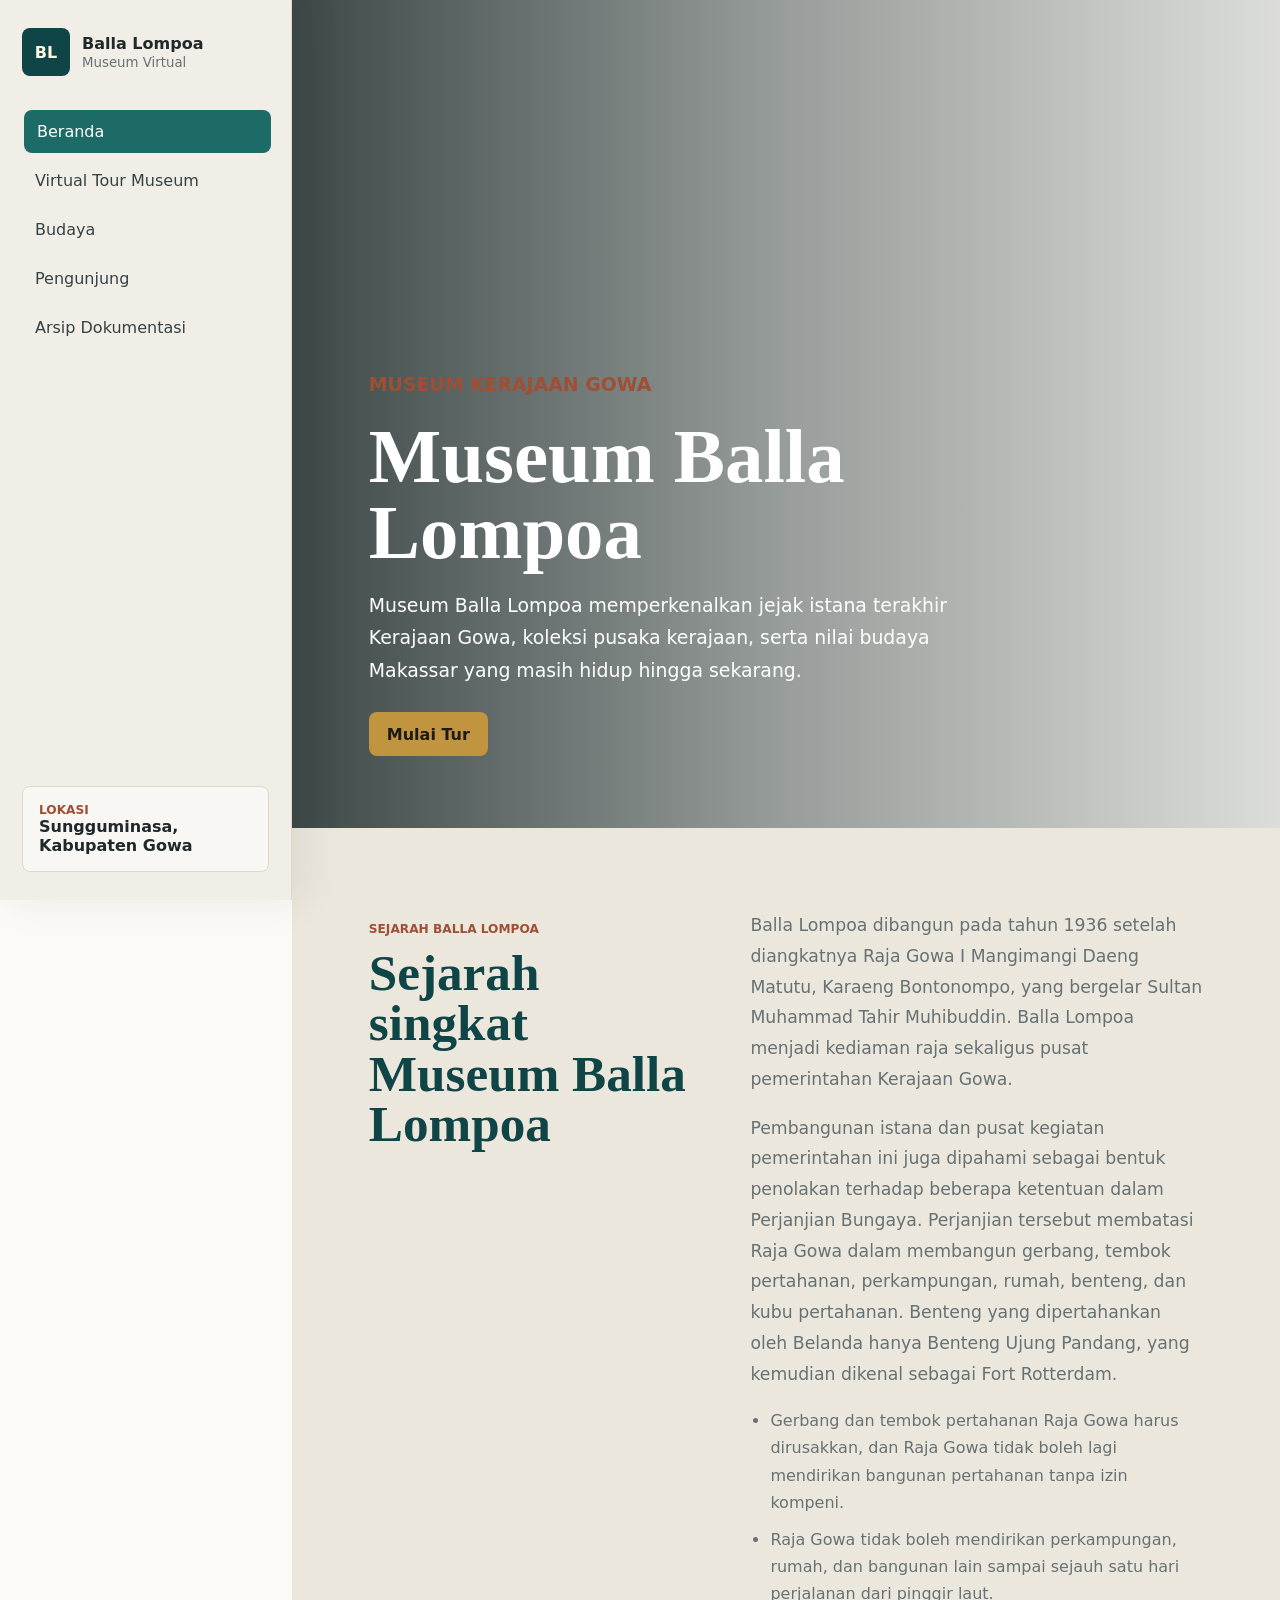
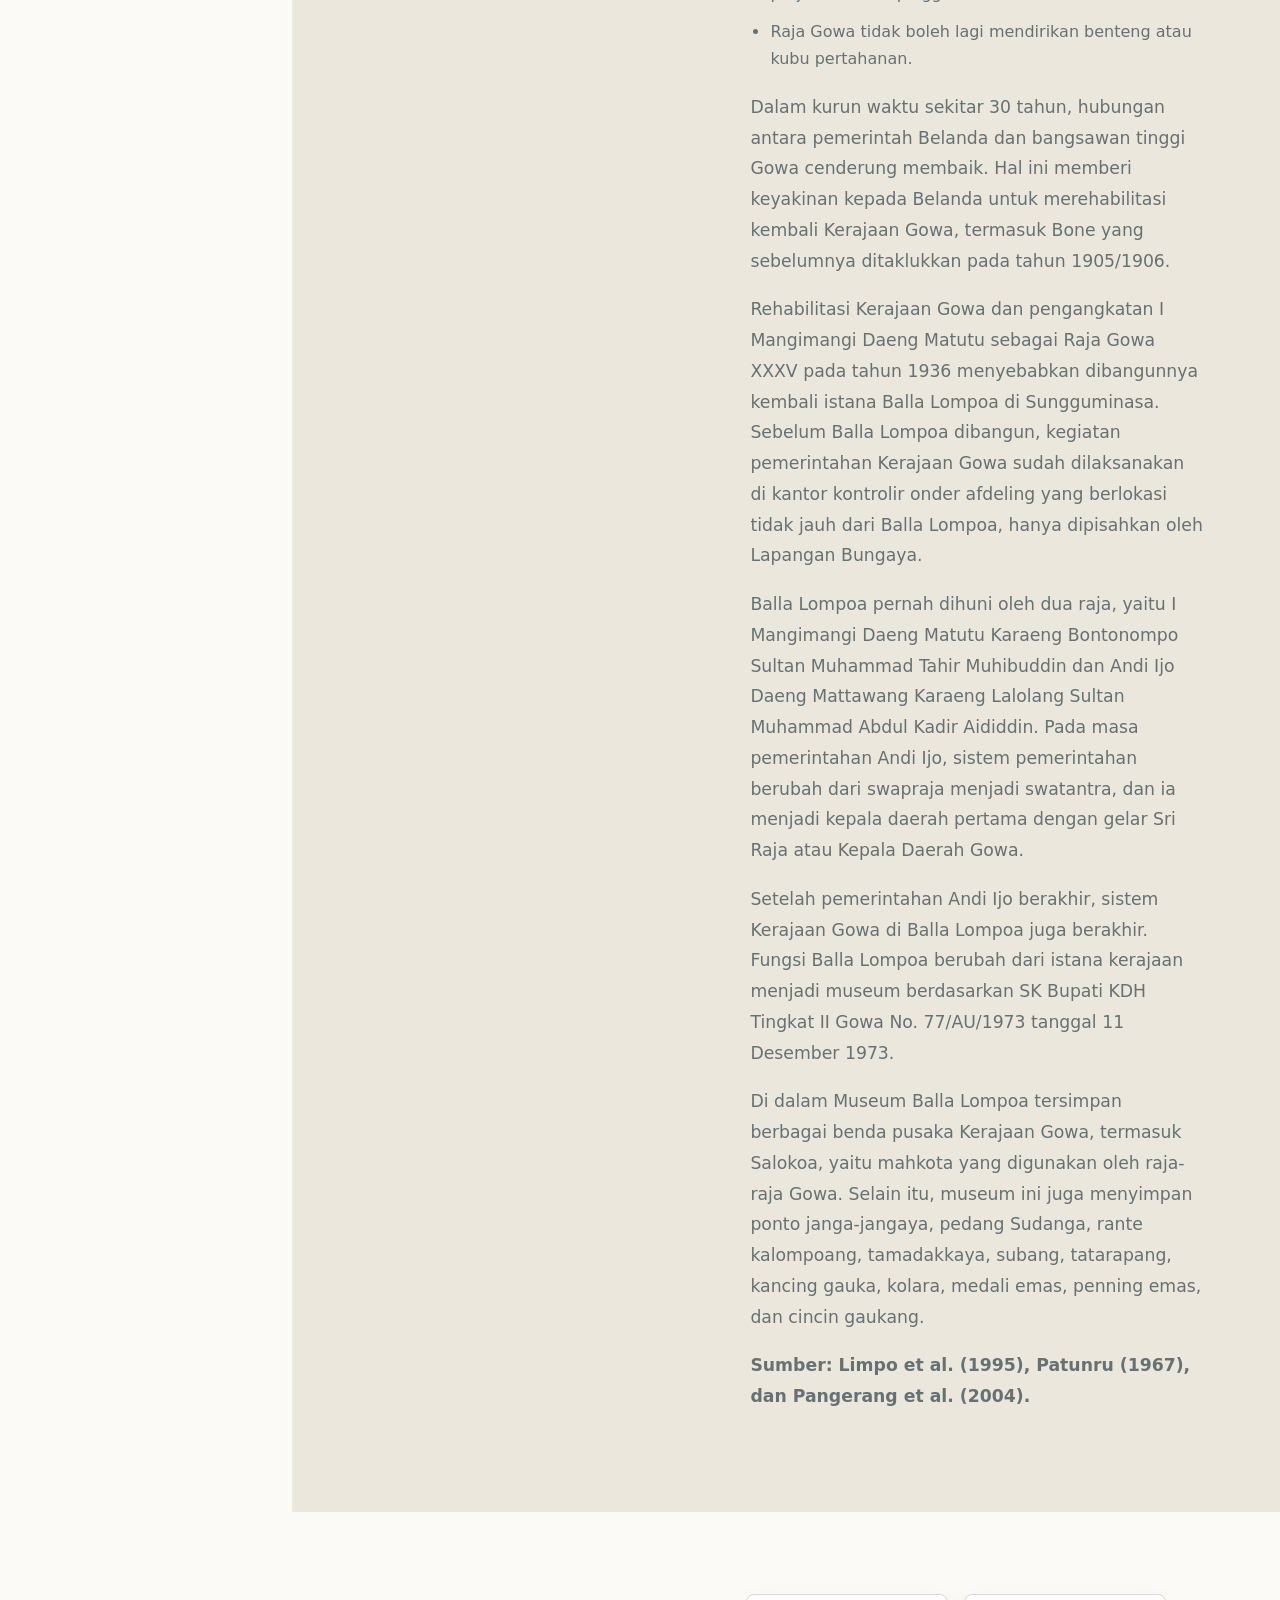
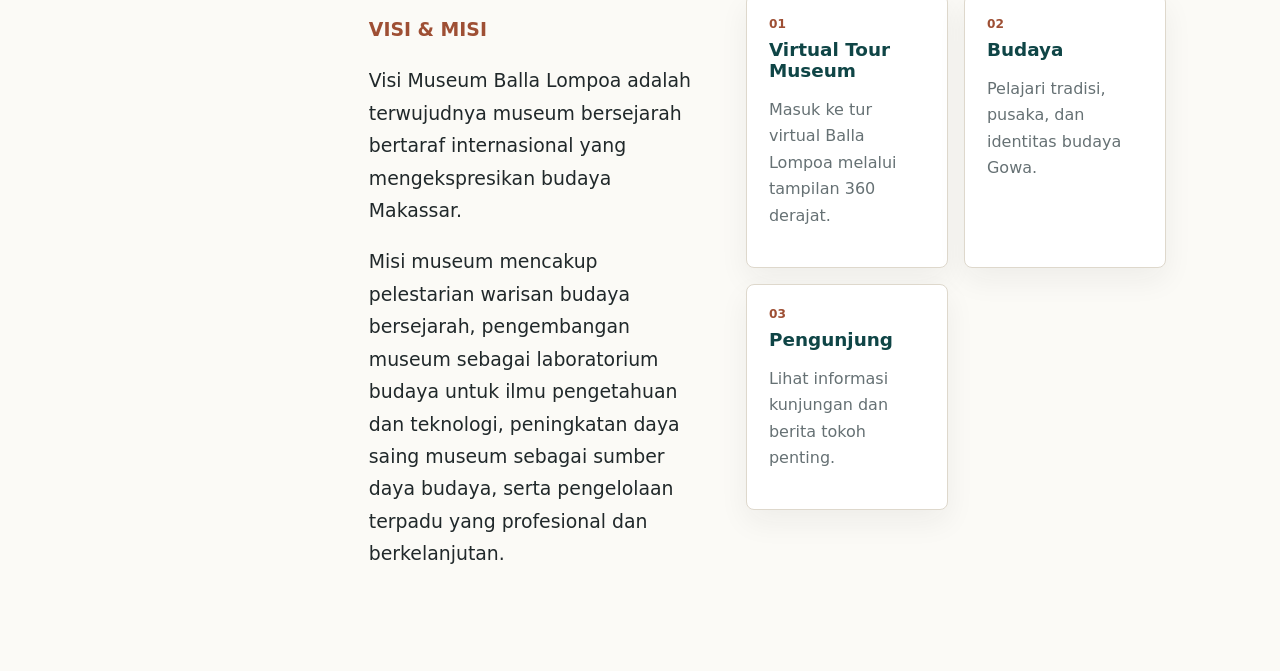
<file: index.html>
<!doctype html>
<html lang="id">
  <head>
    <meta charset="utf-8" />
    <meta name="viewport" content="width=device-width, initial-scale=1" />
    <title>Museum Balla Lompoa | Beranda</title>
    <link rel="stylesheet" href="styles.css" />
  </head>
  <body data-page="home">
    <button class="menu-toggle" type="button" aria-label="Buka menu">
      <span></span><span></span><span></span>
    </button>

    <aside class="sidebar" aria-label="Menu utama">
      <a class="brand" href="index.html">
        <span class="brand-mark">BL</span>
        <span><strong>Balla Lompoa</strong><small>Museum Virtual</small></span>
      </a>
      <nav>
        <a class="nav-link" data-page-link="home" href="index.html">Beranda</a>
        <a class="nav-link" data-page-link="tour" href="virtual-tour.html">Virtual Tour Museum</a>
        <a class="nav-link" data-page-link="culture" href="culture.html">Budaya</a>
        <a class="nav-link" data-page-link="visitor" href="visitor.html">Pengunjung</a>
        <a class="nav-link" data-page-link="archive" href="archive.html">Arsip Dokumentasi</a>
      </nav>
      <div class="sidebar-note">
        <span>Lokasi</span>
        <strong>Sungguminasa, Kabupaten Gowa</strong>
      </div>
    </aside>

    <div class="overlay" aria-hidden="true"></div>

    <main>
      <section class="home-hero">
        <div class="home-hero-media" aria-hidden="true"></div>
        <div class="home-hero-content">
          <p class="eyebrow">Museum Kerajaan Gowa</p>
          <h1>Museum Balla Lompoa</h1>
          <p>
            Museum Balla Lompoa memperkenalkan jejak istana terakhir Kerajaan Gowa,
            koleksi pusaka kerajaan, serta nilai budaya Makassar yang masih hidup
            hingga sekarang.
          </p>
          <div class="hero-actions">
            <a class="button primary" href="virtual-tour.html">Mulai Tur</a>
          </div>
        </div>
      </section>

      <section class="section home-history">
        <div>
          <p class="eyebrow">Sejarah Balla Lompoa</p>
          <h2>Sejarah singkat Museum Balla Lompoa</h2>
        </div>
        <div class="history-text">
          <p>
            Balla Lompoa dibangun pada tahun 1936 setelah diangkatnya Raja Gowa
            I Mangimangi Daeng Matutu, Karaeng Bontonompo, yang bergelar Sultan
            Muhammad Tahir Muhibuddin. Balla Lompoa menjadi kediaman raja sekaligus
            pusat pemerintahan Kerajaan Gowa.
          </p>
          <p>
            Pembangunan istana dan pusat kegiatan pemerintahan ini juga dipahami
            sebagai bentuk penolakan terhadap beberapa ketentuan dalam Perjanjian
            Bungaya. Perjanjian tersebut membatasi Raja Gowa dalam membangun gerbang,
            tembok pertahanan, perkampungan, rumah, benteng, dan kubu pertahanan.
            Benteng yang dipertahankan oleh Belanda hanya Benteng Ujung Pandang,
            yang kemudian dikenal sebagai Fort Rotterdam.
          </p>
          <ul class="history-list">
            <li>Gerbang dan tembok pertahanan Raja Gowa harus dirusakkan, dan Raja Gowa tidak boleh lagi mendirikan bangunan pertahanan tanpa izin kompeni.</li>
            <li>Raja Gowa tidak boleh mendirikan perkampungan, rumah, dan bangunan lain sampai sejauh satu hari perjalanan dari pinggir laut.</li>
            <li>Raja Gowa tidak boleh lagi mendirikan benteng atau kubu pertahanan.</li>
          </ul>
          <p>
            Dalam kurun waktu sekitar 30 tahun, hubungan antara pemerintah Belanda
            dan bangsawan tinggi Gowa cenderung membaik. Hal ini memberi keyakinan
            kepada Belanda untuk merehabilitasi kembali Kerajaan Gowa, termasuk
            Bone yang sebelumnya ditaklukkan pada tahun 1905/1906.
          </p>
          <p>
            Rehabilitasi Kerajaan Gowa dan pengangkatan I Mangimangi Daeng Matutu
            sebagai Raja Gowa XXXV pada tahun 1936 menyebabkan dibangunnya kembali
            istana Balla Lompoa di Sungguminasa. Sebelum Balla Lompoa dibangun,
            kegiatan pemerintahan Kerajaan Gowa sudah dilaksanakan di kantor kontrolir
            onder afdeling yang berlokasi tidak jauh dari Balla Lompoa, hanya dipisahkan
            oleh Lapangan Bungaya.
          </p>
          <p>
            Balla Lompoa pernah dihuni oleh dua raja, yaitu I Mangimangi Daeng Matutu
            Karaeng Bontonompo Sultan Muhammad Tahir Muhibuddin dan Andi Ijo Daeng
            Mattawang Karaeng Lalolang Sultan Muhammad Abdul Kadir Aididdin. Pada masa
            pemerintahan Andi Ijo, sistem pemerintahan berubah dari swapraja menjadi
            swatantra, dan ia menjadi kepala daerah pertama dengan gelar Sri Raja atau
            Kepala Daerah Gowa.
          </p>
          <p>
            Setelah pemerintahan Andi Ijo berakhir, sistem Kerajaan Gowa di Balla
            Lompoa juga berakhir. Fungsi Balla Lompoa berubah dari istana kerajaan
            menjadi museum berdasarkan SK Bupati KDH Tingkat II Gowa No. 77/AU/1973
            tanggal 11 Desember 1973.
          </p>
          <p>
            Di dalam Museum Balla Lompoa tersimpan berbagai benda pusaka Kerajaan
            Gowa, termasuk Salokoa, yaitu mahkota yang digunakan oleh raja-raja Gowa.
            Selain itu, museum ini juga menyimpan ponto janga-jangaya, pedang Sudanga,
            rante kalompoang, tamadakkaya, subang, tatarapang, kancing gauka, kolara,
            medali emas, penning emas, dan cincin gaukang.
          </p>
          <p class="history-source">
            Sumber: Limpo et al. (1995), Patunru (1967), dan Pangerang et al. (2004).
          </p>
        </div>
      </section>

      <section class="section home-intro">
        <div class="intro-copy">
          <p class="eyebrow">Visi & Misi</p>
          
          <p>
            Visi Museum Balla Lompoa adalah terwujudnya museum bersejarah bertaraf
            internasional yang mengekspresikan budaya Makassar.
          </p>
          <p>
            Misi museum mencakup pelestarian warisan budaya bersejarah, pengembangan 
            museum sebagai laboratorium budaya untuk ilmu pengetahuan dan teknologi, 
            peningkatan daya saing museum sebagai sumber daya budaya, serta pengelolaan 
            terpadu yang profesional dan berkelanjutan.
          </p>

        </div>
        <div class="quick-grid">
          <a href="virtual-tour.html">
            <span>01</span>
            <strong>Virtual Tour Museum</strong>
            <p>Masuk ke tur virtual Balla Lompoa melalui tampilan 360 derajat.</p>
          </a>
          <a href="culture.html">
            <span>02</span>
            <strong>Budaya</strong>
            <p>Pelajari tradisi, pusaka, dan identitas budaya Gowa.</p>
          </a>
          <a href="visitor.html">
            <span>03</span>
            <strong>Pengunjung</strong>
            <p>Lihat informasi kunjungan dan berita tokoh penting.</p>
          </a>
        </div>
      </section>
    </main>

    <script src="script.js"></script>
  </body>
</html>
</file>
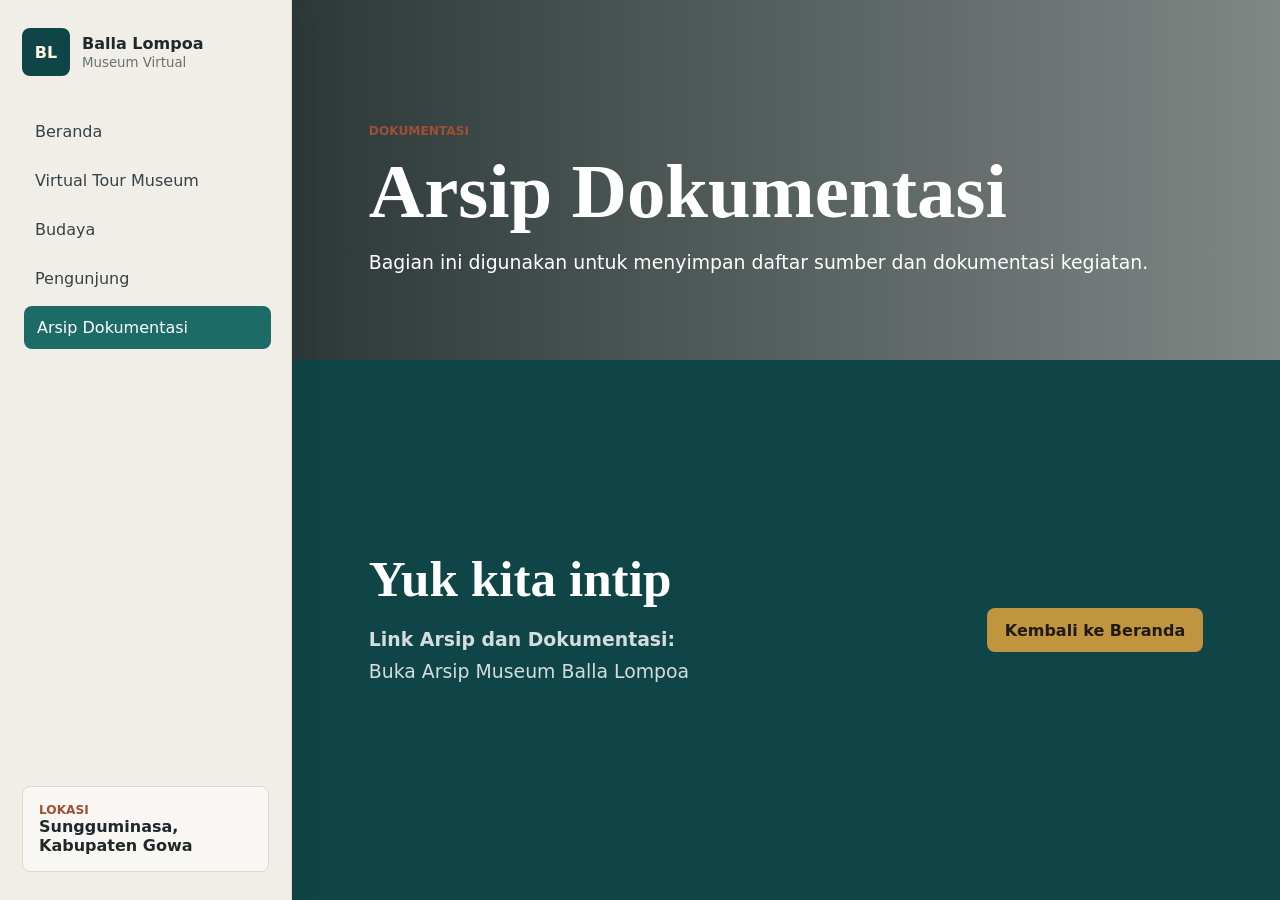
<file: archive.html>
<!doctype html>
<html lang="id">
  <head>
    <meta charset="utf-8" />
    <meta name="viewport" content="width=device-width, initial-scale=1" />
    <title>Museum Balla Lompoa | Arsip Dokumentasi</title>
    <link rel="stylesheet" href="styles.css" />
  </head>
  <body data-page="archive">
    <button class="menu-toggle" type="button" aria-label="Buka menu"><span></span><span></span><span></span></button>
    <aside class="sidebar" aria-label="Menu utama">
      <a class="brand" href="index.html"><span class="brand-mark">BL</span><span><strong>Balla Lompoa</strong><small>Museum Virtual</small></span></a>
      <nav>
        <a class="nav-link" data-page-link="home" href="index.html">Beranda</a>
        <a class="nav-link" data-page-link="tour" href="virtual-tour.html">Virtual Tour Museum</a>
        <a class="nav-link" data-page-link="culture" href="culture.html">Budaya</a>
        <a class="nav-link" data-page-link="visitor" href="visitor.html">Pengunjung</a>
        <a class="nav-link" data-page-link="archive" href="archive.html">Arsip Dokumentasi</a>
      </nav>
      <div class="sidebar-note"><span>Lokasi</span><strong>Sungguminasa, Kabupaten Gowa</strong></div>
    </aside>
    <div class="overlay" aria-hidden="true"></div>

    <main>
      <section class="section page-head">
        <p class="eyebrow">Dokumentasi</p>
        <h1>Arsip Dokumentasi</h1>
        <p>
          Bagian ini digunakan untuk menyimpan daftar sumber dan dokumentasi kegiatan.
        </p>
      </section>

     <section class="section page-body archive-page">
  <div>
    <h2>Yuk kita intip</h2>


    <p>
      <strong>Link Arsip dan Dokumentasi:</strong><br>
      <a href="https://drive.google.com/drive/folders/1THeejfW-FDSq1iWCOF69DnXY_qhdN3eq?usp=sharing"
         target="_blank">
         Buka Arsip Museum Balla Lompoa
      </a>
    </p>

  </div>

  <a class="button primary" href="index.html">
    Kembali ke Beranda
  </a>
</section>
    </main>

    <script src="script.js"></script>
  </body>
</html>
</file>
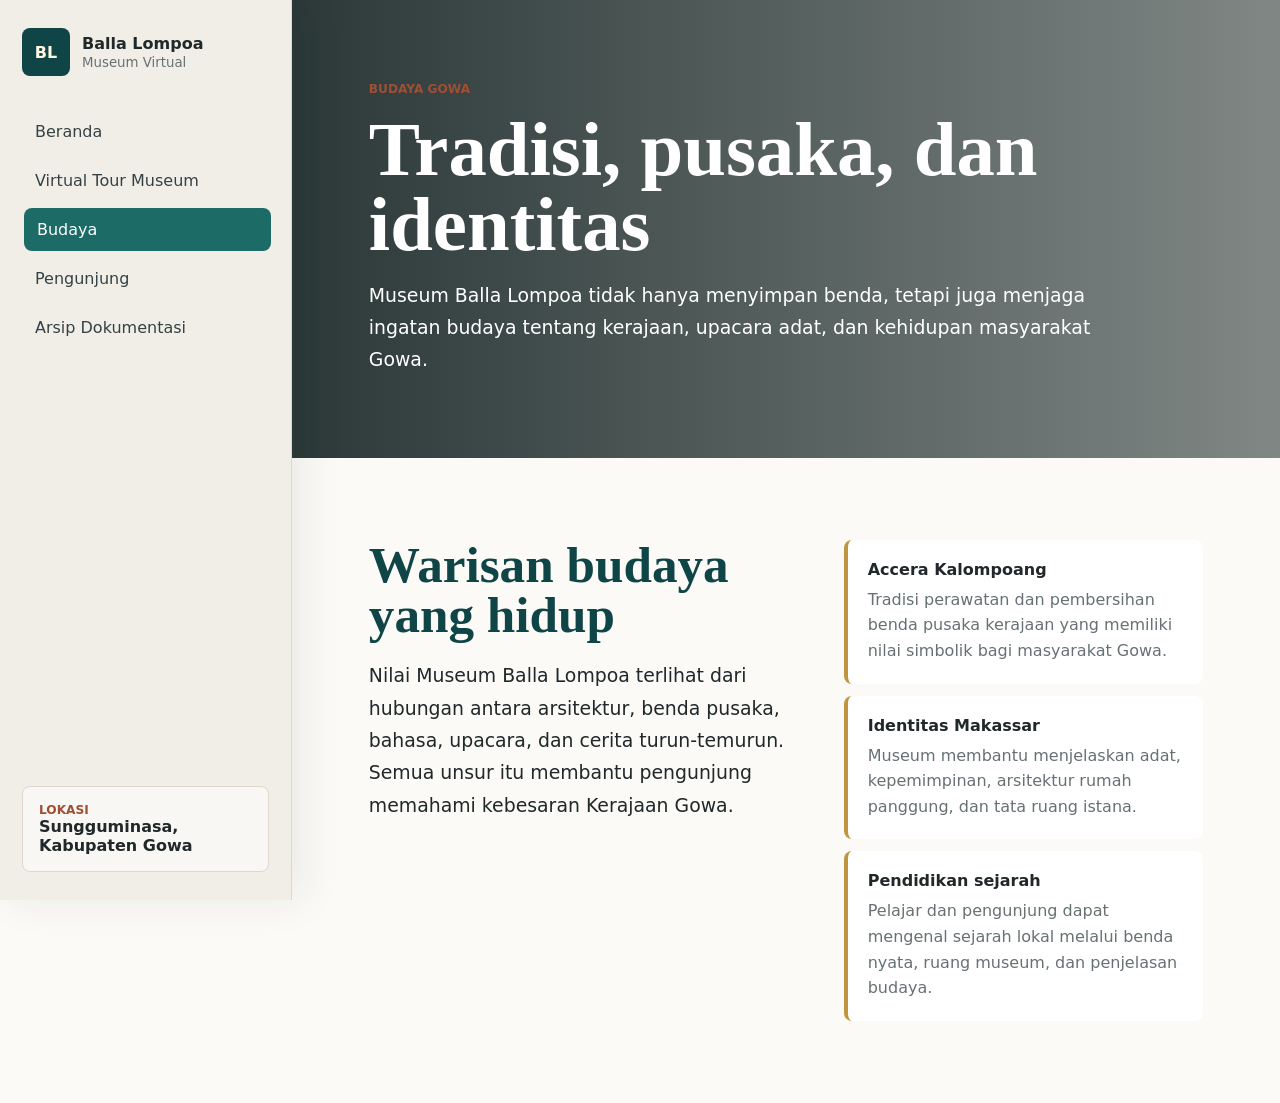
<file: culture.html>
<!doctype html>
<html lang="id">
  <head>
    <meta charset="utf-8" />
    <meta name="viewport" content="width=device-width, initial-scale=1" />
    <title>Museum Balla Lompoa | Budaya</title>
    <link rel="stylesheet" href="styles.css" />
  </head>
  <body data-page="culture">
    <button class="menu-toggle" type="button" aria-label="Buka menu"><span></span><span></span><span></span></button>
    <aside class="sidebar" aria-label="Menu utama">
      <a class="brand" href="index.html"><span class="brand-mark">BL</span><span><strong>Balla Lompoa</strong><small>Museum Virtual</small></span></a>
      <nav>
        <a class="nav-link" data-page-link="home" href="index.html">Beranda</a>
        <a class="nav-link" data-page-link="tour" href="virtual-tour.html">Virtual Tour Museum</a>
        <a class="nav-link" data-page-link="culture" href="culture.html">Budaya</a>
        <a class="nav-link" data-page-link="visitor" href="visitor.html">Pengunjung</a>
        <a class="nav-link" data-page-link="archive" href="archive.html">Arsip Dokumentasi</a>
      </nav>
      <div class="sidebar-note"><span>Lokasi</span><strong>Sungguminasa, Kabupaten Gowa</strong></div>
    </aside>
    <div class="overlay" aria-hidden="true"></div>

    <main>
      <section class="section page-head">
        <p class="eyebrow">Budaya Gowa</p>
        <h1>Tradisi, pusaka, dan identitas</h1>
        <p>
          Museum Balla Lompoa tidak hanya menyimpan benda, tetapi juga menjaga
          ingatan budaya tentang kerajaan, upacara adat, dan kehidupan masyarakat Gowa.
        </p>
      </section>

      <section class="section page-body culture-layout">
        <div>
          <h2>Warisan budaya yang hidup</h2>
          <p>
            Nilai Museum Balla Lompoa terlihat dari hubungan antara arsitektur,
            benda pusaka, bahasa, upacara, dan cerita turun-temurun. Semua unsur
            itu membantu pengunjung memahami kebesaran Kerajaan Gowa.
          </p>
        </div>
        <ul class="culture-list">
          <li><strong>Accera Kalompoang</strong><span>Tradisi perawatan dan pembersihan benda pusaka kerajaan yang memiliki nilai simbolik bagi masyarakat Gowa.</span></li>
          <li><strong>Identitas Makassar</strong><span>Museum membantu menjelaskan adat, kepemimpinan, arsitektur rumah panggung, dan tata ruang istana.</span></li>
          <li><strong>Pendidikan sejarah</strong><span>Pelajar dan pengunjung dapat mengenal sejarah lokal melalui benda nyata, ruang museum, dan penjelasan budaya.</span></li>
        </ul>
      </section>
    </main>

    <script src="script.js"></script>
  </body>
</html>
</file>
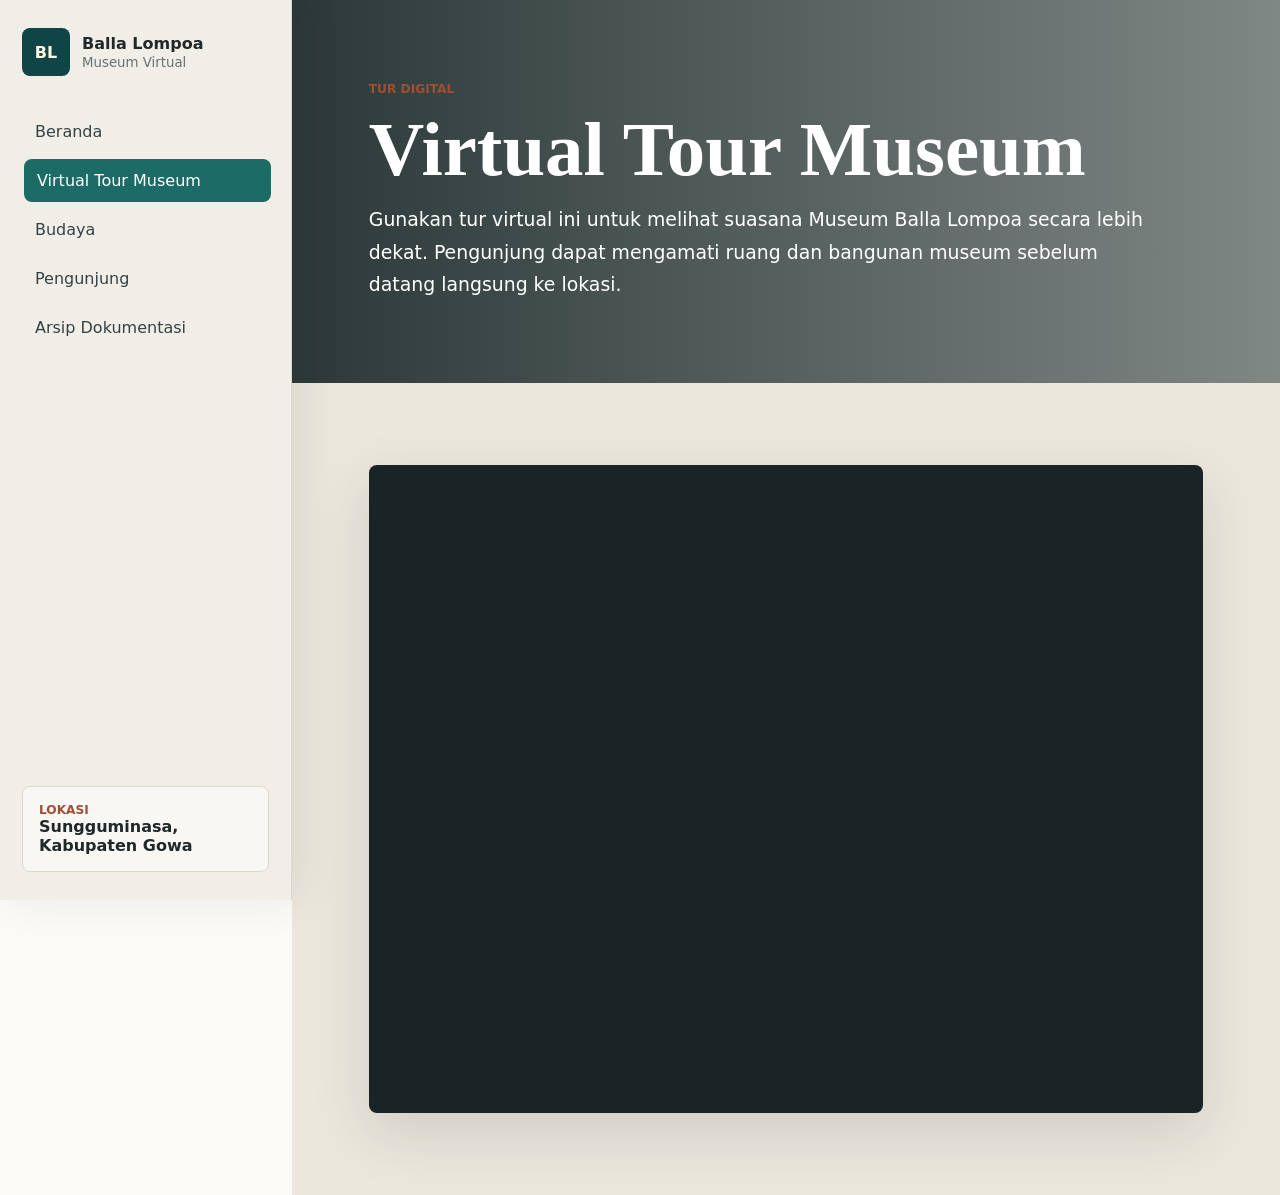
<file: virtual-tour.html>
<!doctype html>
<html lang="id">
  <head>
    <meta charset="utf-8" />
    <meta name="viewport" content="width=device-width, initial-scale=1" />
    <title>Museum Balla Lompoa | Virtual Tour Museum</title>
    <link rel="stylesheet" href="styles.css" />
  </head>
  <body data-page="tour">
    <button class="menu-toggle" type="button" aria-label="Buka menu"><span></span><span></span><span></span></button>
    <aside class="sidebar" aria-label="Menu utama">
      <a class="brand" href="index.html"><span class="brand-mark">BL</span><span><strong>Balla Lompoa</strong><small>Museum Virtual</small></span></a>
      <nav>
        <a class="nav-link" data-page-link="home" href="index.html">Beranda</a>
        <a class="nav-link" data-page-link="tour" href="virtual-tour.html">Virtual Tour Museum</a>
        <a class="nav-link" data-page-link="culture" href="culture.html">Budaya</a>
        <a class="nav-link" data-page-link="visitor" href="visitor.html">Pengunjung</a>
        <a class="nav-link" data-page-link="archive" href="archive.html">Arsip Dokumentasi</a>
      </nav>
      <div class="sidebar-note"><span>Lokasi</span><strong>Sungguminasa, Kabupaten Gowa</strong></div>
    </aside>
    <div class="overlay" aria-hidden="true"></div>

    <main>
      <section class="section page-head">
        <p class="eyebrow">Tur digital</p>
        <h1>Virtual Tour Museum</h1>
        <p>
          Gunakan tur virtual ini untuk melihat suasana Museum Balla Lompoa secara
          lebih dekat. Pengunjung dapat mengamati ruang dan bangunan museum sebelum
          datang langsung ke lokasi.
        </p>
      </section>

      <section class="section page-body tour-page">
        <div class="embed-tour">
          <iframe
            src="https://app.lapentor.com/sphere/meseum-balla-lompoa"
            title="Virtual Tour Museum Balla Lompoa"
            allowfullscreen
            loading="lazy"
          ></iframe>
        </div>
      </section>
    </main>

    <script src="script.js"></script>
  </body>
</html>
</file>
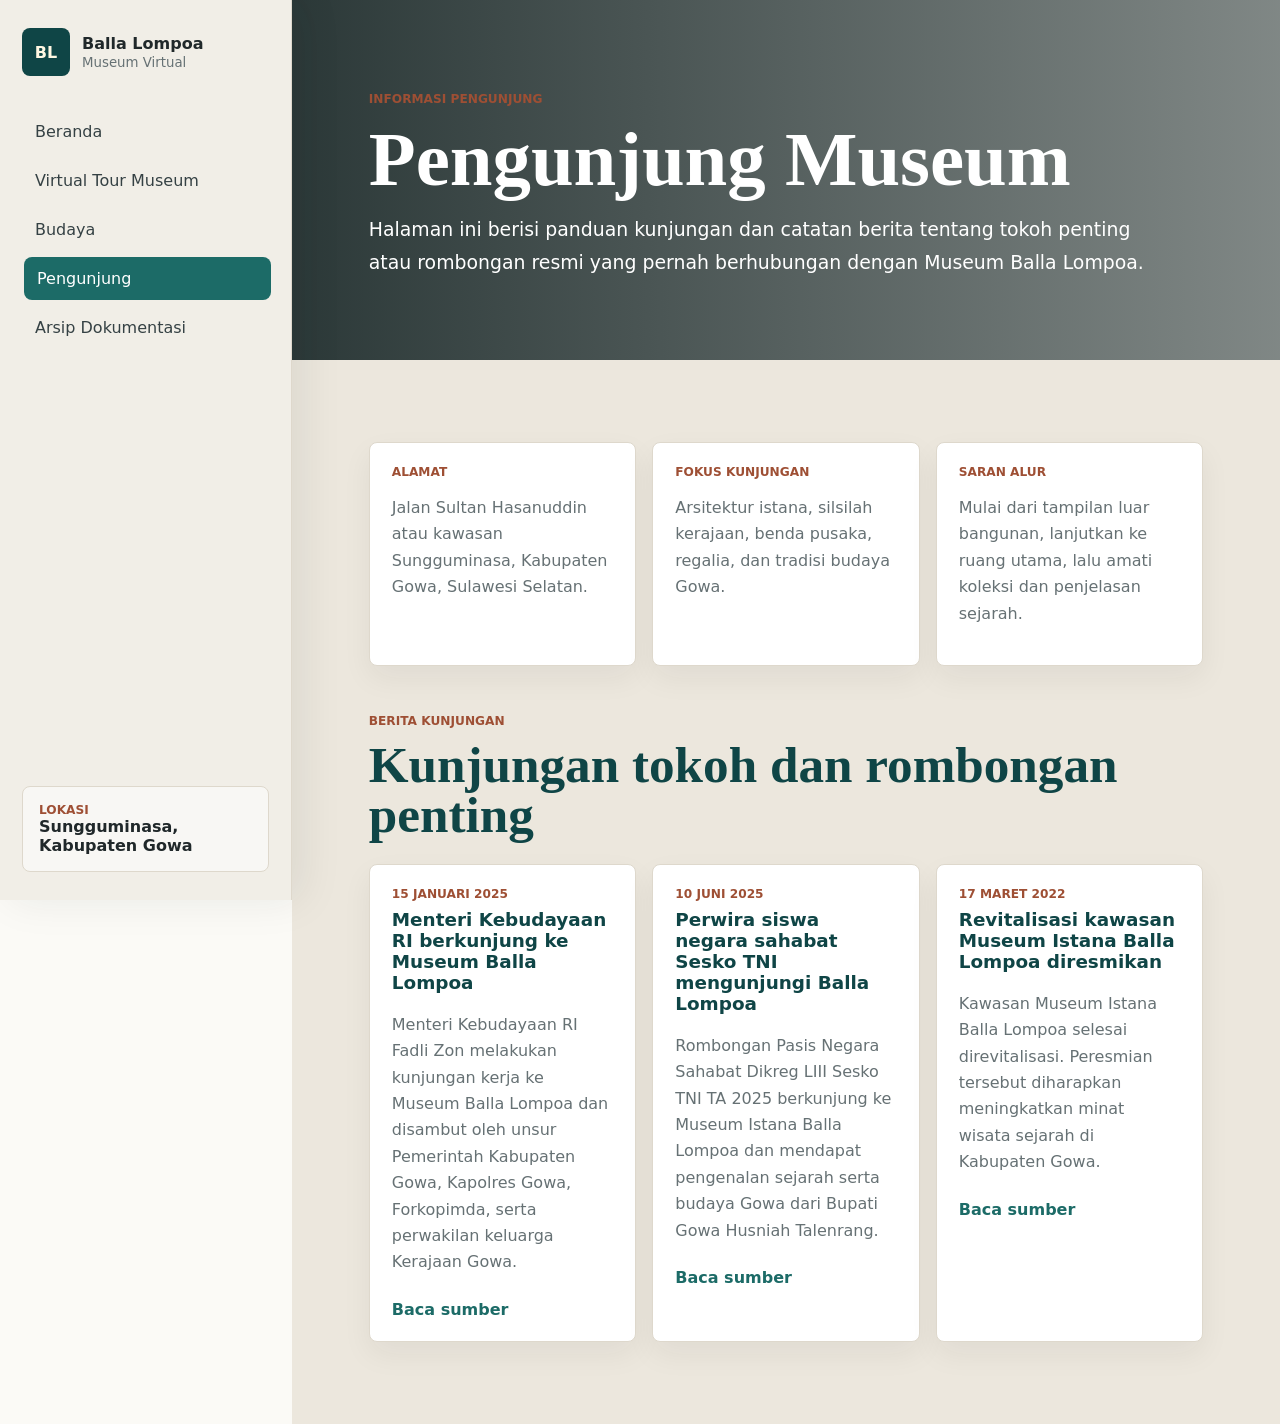
<file: visitor.html>
<!doctype html>
<html lang="id">
  <head>
    <meta charset="utf-8" />
    <meta name="viewport" content="width=device-width, initial-scale=1" />
    <title>Museum Balla Lompoa | Pengunjung</title>
    <link rel="stylesheet" href="styles.css" />
  </head>
  <body data-page="visitor">
    <button class="menu-toggle" type="button" aria-label="Buka menu"><span></span><span></span><span></span></button>
    <aside class="sidebar" aria-label="Menu utama">
      <a class="brand" href="index.html"><span class="brand-mark">BL</span><span><strong>Balla Lompoa</strong><small>Museum Virtual</small></span></a>
      <nav>
        <a class="nav-link" data-page-link="home" href="index.html">Beranda</a>
        <a class="nav-link" data-page-link="tour" href="virtual-tour.html">Virtual Tour Museum</a>
        <a class="nav-link" data-page-link="culture" href="culture.html">Budaya</a>
        <a class="nav-link" data-page-link="visitor" href="visitor.html">Pengunjung</a>
        <a class="nav-link" data-page-link="archive" href="archive.html">Arsip Dokumentasi</a>
      </nav>
      <div class="sidebar-note"><span>Lokasi</span><strong>Sungguminasa, Kabupaten Gowa</strong></div>
    </aside>
    <div class="overlay" aria-hidden="true"></div>

    <main>
      <section class="section page-head">
        <p class="eyebrow">Informasi pengunjung</p>
        <h1>Pengunjung Museum</h1>
        <p>
          Halaman ini berisi panduan kunjungan dan catatan berita tentang tokoh
          penting atau rombongan resmi yang pernah berhubungan dengan Museum Balla Lompoa.
        </p>
      </section>

      <section class="section page-body visitor-page">
        <div class="visitor-grid">
          <article><span>Alamat</span><p>Jalan Sultan Hasanuddin atau kawasan Sungguminasa, Kabupaten Gowa, Sulawesi Selatan.</p></article>
          <article><span>Fokus kunjungan</span><p>Arsitektur istana, silsilah kerajaan, benda pusaka, regalia, dan tradisi budaya Gowa.</p></article>
          <article><span>Saran alur</span><p>Mulai dari tampilan luar bangunan, lanjutkan ke ruang utama, lalu amati koleksi dan penjelasan sejarah.</p></article>
        </div>

        <div class="news-section">
          <div class="section-title">
            <p class="eyebrow">Berita kunjungan</p>
            <h2>Kunjungan tokoh dan rombongan penting</h2>
          </div>
          <div class="news-grid">
            <article>
              <span>15 Januari 2025</span>
              <h3>Menteri Kebudayaan RI berkunjung ke Museum Balla Lompoa</h3>
              <p>
                Menteri Kebudayaan RI Fadli Zon melakukan kunjungan kerja ke Museum
                Balla Lompoa dan disambut oleh unsur Pemerintah Kabupaten Gowa,
                Kapolres Gowa, Forkopimda, serta perwakilan keluarga Kerajaan Gowa.
              </p>
              <a href="https://sulsel.terkini.id/2025/01/15/bupati-gowa-dan-kapolres-sambut-kunjungan-kerja-menteri-kebudayaan-ri-di-museum-balla-lompoa" target="_blank" rel="noreferrer">Baca sumber</a>
            </article>
            <article>
              <span>10 Juni 2025</span>
              <h3>Perwira siswa negara sahabat Sesko TNI mengunjungi Balla Lompoa</h3>
              <p>
                Rombongan Pasis Negara Sahabat Dikreg LIII Sesko TNI TA 2025
                berkunjung ke Museum Istana Balla Lompoa dan mendapat pengenalan
                sejarah serta budaya Gowa dari Bupati Gowa Husniah Talenrang.
              </p>
              <a href="https://www.ujungjari.com/2025/06/10/kunjungi-museum-balla-lompoa-para-pasis-negara-sahabat-sesko-tni-dapat-referensi-sejarah-dan-budaya-orang-gowa/" target="_blank" rel="noreferrer">Baca sumber</a>
            </article>
            <article>
              <span>17 Maret 2022</span>
              <h3>Revitalisasi kawasan Museum Istana Balla Lompoa diresmikan</h3>
              <p>
                Kawasan Museum Istana Balla Lompoa selesai direvitalisasi. Peresmian
                tersebut diharapkan meningkatkan minat wisata sejarah di Kabupaten Gowa.
              </p>
              <a href="https://www.detik.com/edu/foto/d-5988583/ini-lho-museum-istana-balla-lompoa-peninggalan-raja-gowa" target="_blank" rel="noreferrer">Baca sumber</a>
            </article>
          </div>
        </div>
      </section>
    </main>

    <script src="script.js"></script>
  </body>
</html>
</file>
<file: styles.css>
:root {
  color-scheme: light;
  --ink: #20282a;
  --muted: #667174;
  --paper: #fbfaf6;
  --panel: #ffffff;
  --line: #ded8cc;
  --teal: #1c6b67;
  --teal-dark: #0f4546;
  --clay: #9e4f34;
  --gold: #c1943f;
  --soft: #ece7dd;
  --shadow: 0 20px 60px rgba(32, 40, 42, 0.14);
  --sidebar: 292px;
}

* {
  box-sizing: border-box;
}

body {
  margin: 0;
  background: var(--paper);
  color: var(--ink);
  font-family: Inter, ui-sans-serif, system-ui, -apple-system, BlinkMacSystemFont, "Segoe UI", sans-serif;
}

img {
  display: block;
  width: 100%;
}

a {
  color: inherit;
  text-decoration: none;
}

button {
  font: inherit;
}

.sidebar {
  position: fixed;
  inset: 0 auto 0 0;
  z-index: 30;
  width: var(--sidebar);
  display: flex;
  flex-direction: column;
  gap: 34px;
  padding: 28px 22px;
  background: #f1eee7;
  border-right: 1px solid var(--line);
  box-shadow: 10px 0 40px rgba(31, 37, 40, 0.08);
}

.brand {
  display: flex;
  align-items: center;
  gap: 12px;
}

.brand-mark {
  display: grid;
  place-items: center;
  width: 48px;
  height: 48px;
  border-radius: 8px;
  background: var(--teal-dark);
  color: #fff7e2;
  font-weight: 800;
}

.brand strong,
.brand small {
  display: block;
}

.brand small {
  color: var(--muted);
  margin-top: 2px;
}

nav {
  display: grid;
  gap: 6px;
}

.nav-link {
  padding: 12px 13px;
  border-radius: 8px;
  color: #354144;
  transition: background 180ms ease, color 180ms ease, transform 180ms ease;
}

.nav-link:hover,
.nav-link.active {
  background: var(--teal);
  color: white;
  transform: translateX(2px);
}

.sidebar-note {
  margin-top: auto;
  padding: 16px;
  border: 1px solid var(--line);
  border-radius: 8px;
  background: rgba(255, 255, 255, 0.56);
}

.sidebar-note span,
.eyebrow,
.quick-grid span,
.visitor-grid span,
.collection-content span,
.news-grid span {
  display: block;
  color: var(--clay);
  font-size: 0.76rem;
  font-weight: 800;
  letter-spacing: 0;
  text-transform: uppercase;
}

main {
  margin-left: var(--sidebar);
  transition: margin-left 220ms ease;
}

body.sidebar-collapsed main {
  margin-left: 0;
}

body.sidebar-collapsed .sidebar {
  transform: translateX(-100%);
}

.section {
  padding: 82px clamp(24px, 6vw, 78px);
}

.home-hero {
  position: relative;
  min-height: 92vh;
  display: grid;
  align-items: end;
  overflow: hidden;
  color: white;
}

.home-hero-media {
  position: absolute;
  inset: 0;
  background:
    linear-gradient(90deg, rgba(15, 30, 30, 0.82), rgba(15, 30, 30, 0.42), rgba(15, 30, 30, 0.12)),
    url("https://commons.wikimedia.org/wiki/Special:FilePath/Museum%20Balla%20Lompoa.jpg") center / cover;
  transform: scale(1.03);
}

.home-hero-content {
  position: relative;
  width: 100%;
  max-width: 790px;
  padding: 0 clamp(24px, 6vw, 78px) 8vh;
}

.home-hero h1,
.page-head h1,
.section h2 {
  margin: 0;
  font-family: Georgia, "Times New Roman", serif;
  font-size: clamp(2.5rem, 6vw, 5.8rem);
  line-height: 0.98;
  font-weight: 700;
  letter-spacing: 0;
}

.section h2 {
  color: var(--teal-dark);
  font-size: clamp(2rem, 4vw, 4rem);
}

.home-hero p,
.page-head p:not(.eyebrow),
.intro-copy p,
.culture-layout p,
.archive-page p,
.collection-note p {
  max-width: 780px;
  font-size: clamp(1rem, 1.55vw, 1.18rem);
  line-height: 1.72;
}

.hero-actions {
  display: flex;
  flex-wrap: wrap;
  gap: 12px;
  margin-top: 26px;
}

.button {
  display: inline-flex;
  min-height: 44px;
  align-items: center;
  justify-content: center;
  border: 0;
  border-radius: 8px;
  padding: 12px 18px;
  cursor: pointer;
  font-weight: 800;
}

.button.primary {
  background: var(--gold);
  color: #1f1a12;
}

.button.ghost {
  color: white;
  border: 1px solid rgba(255, 255, 255, 0.58);
  background: rgba(255, 255, 255, 0.08);
  backdrop-filter: blur(8px);
}

.home-intro {
  display: grid;
  grid-template-columns: minmax(0, 0.9fr) minmax(420px, 1fr);
  gap: 42px;
  align-items: start;
}

.home-history {
  display: grid;
  grid-template-columns: minmax(0, 0.75fr) minmax(420px, 1fr);
  gap: 42px;
  align-items: start;
  background: var(--soft);
}

.history-text p {
  margin: 0 0 18px;
  color: var(--muted);
  font-size: 1.08rem;
  line-height: 1.78;
}

.history-list {
  display: grid;
  gap: 10px;
  margin: 0 0 20px;
  padding-left: 20px;
  color: var(--muted);
  line-height: 1.7;
}

.history-source {
  font-size: 0.95rem;
  font-weight: 700;
  color: var(--teal-dark);
}

.quick-grid,
.visitor-grid,
.news-grid,
.editable-collections {
  display: grid;
  gap: 16px;
}

.quick-grid {
  grid-template-columns: repeat(2, minmax(0, 1fr));
}

.quick-grid a,
.visitor-grid article,
.news-grid article,
.collection-card {
  border: 1px solid var(--line);
  border-radius: 8px;
  background: var(--panel);
  box-shadow: 0 12px 30px rgba(31, 37, 40, 0.06);
}

.quick-grid a,
.visitor-grid article,
.news-grid article {
  padding: 22px;
}

.quick-grid strong,
.news-grid h3,
.collection-card h3 {
  display: block;
  margin-top: 8px;
  color: var(--teal-dark);
  font-size: 1.15rem;
}

.quick-grid p,
.visitor-grid p,
.news-grid p,
.collection-card p {
  color: var(--muted);
  line-height: 1.65;
}

.page-head {
  min-height: 360px;
  display: grid;
  align-content: end;
  gap: 16px;
  background:
    linear-gradient(90deg, rgba(15, 30, 30, 0.88), rgba(15, 30, 30, 0.52)),
    url("https://commons.wikimedia.org/wiki/Special:FilePath/Museum%20Balla%20Lompoa.jpg") center / cover;
  color: white;
}

.page-head h1 {
  max-width: 980px;
  color: white;
}

.page-head p {
  margin: 0;
}

.page-body {
  min-height: calc(100vh - 360px);
}

.tour-page,
.visitor-page {
  background: var(--soft);
}

.embed-tour {
  width: 100%;
  height: 72vh;
  min-height: 560px;
  border-radius: 8px;
  overflow: hidden;
  box-shadow: var(--shadow);
  background: #1a2424;
}

.embed-tour iframe {
  display: block;
  width: 100%;
  height: 100%;
  border: 0;
}

.collection-note {
  margin-bottom: 26px;
}

.editable-collections {
  grid-template-columns: repeat(3, minmax(0, 1fr));
}

.collection-card {
  overflow: hidden;
}

.collection-photo {
  display: grid;
  min-height: 210px;
  place-items: center;
  background:
    linear-gradient(135deg, rgba(28, 107, 103, 0.12), rgba(193, 148, 63, 0.18)),
    #f4f0e8;
  color: var(--teal-dark);
  font-weight: 800;
}

.collection-content {
  padding: 22px;
}

.culture-layout {
  display: grid;
  grid-template-columns: minmax(0, 0.95fr) minmax(340px, 0.8fr);
  gap: 48px;
  align-items: start;
}

.culture-list {
  display: grid;
  gap: 12px;
  margin: 0;
  padding: 0;
  list-style: none;
}

.culture-list li {
  padding: 20px;
  border-left: 4px solid var(--gold);
  border-radius: 8px;
  background: white;
}

.culture-list strong,
.culture-list span {
  display: block;
}

.culture-list span {
  margin-top: 8px;
  color: var(--muted);
  line-height: 1.6;
}

.visitor-grid {
  grid-template-columns: repeat(3, minmax(0, 1fr));
  margin-bottom: 48px;
}

.section-title {
  margin-bottom: 24px;
}

.news-grid {
  grid-template-columns: repeat(3, minmax(0, 1fr));
}

.news-grid a {
  display: inline-flex;
  margin-top: 8px;
  color: var(--teal);
  font-weight: 800;
}

.archive-page {
  display: flex;
  align-items: center;
  justify-content: space-between;
  gap: 24px;
  background: var(--teal-dark);
  color: white;
}

.archive-page h2 {
  color: white;
}

.archive-page p {
  color: rgba(255, 255, 255, 0.82);
}

.menu-toggle {
  position: fixed;
  top: 18px;
  left: 18px;
  z-index: 50;
  display: none;
  width: 46px;
  height: 46px;
  border: 0;
  border-radius: 8px;
  background: var(--teal-dark);
  box-shadow: var(--shadow);
}

body.mobile-menu-open .menu-toggle {
  display: none;
}

.menu-toggle span {
  display: block;
  width: 20px;
  height: 2px;
  margin: 4px auto;
  background: white;
}

.overlay {
  display: none;
}

@media (max-width: 1100px) {
  .home-intro,
  .home-history,
  .culture-layout {
    grid-template-columns: 1fr;
  }

  .editable-collections,
  .visitor-grid,
  .news-grid {
    grid-template-columns: repeat(2, minmax(0, 1fr));
  }
}

@media (max-width: 820px) {
  :root {
    --sidebar: 280px;
  }

  .menu-toggle {
    display: block;
  }

  .sidebar {
    transform: translateX(-100%);
    transition: transform 220ms ease;
  }

  .sidebar.open {
    transform: translateX(0);
  }

  .overlay.open {
    position: fixed;
    inset: 0;
    z-index: 20;
    display: block;
    background: rgba(0, 0, 0, 0.42);
  }

  main {
    margin-left: 0;
  }

  .section {
    padding: 68px 20px;
  }

  .home-hero {
    min-height: 92vh;
  }

  .home-hero-media {
    background:
      linear-gradient(90deg, rgba(15, 30, 30, 0.78), rgba(15, 30, 30, 0.3)),
      url("https://commons.wikimedia.org/wiki/Special:FilePath/Museum%20Balla%20Lompoa.jpg") 61% center / auto 100% no-repeat;
  }

  .home-hero-content {
    padding: 0 42px 8vh 20px;
  }

  .home-hero-content,
  .page-head {
    padding-top: 76px;
  }

  .home-hero-content p:not(.eyebrow) {
    max-width: 310px;
  }

  .quick-grid,
  .editable-collections,
  .visitor-grid,
  .news-grid {
    grid-template-columns: 1fr;
  }

  .embed-tour {
    min-height: 480px;
    height: 72vh;
  }

  .archive-page {
    display: grid;
  }
}

@media (max-width: 520px) {
  .home-hero h1,
  .page-head h1 {
    font-size: 3rem;
  }

  .section h2 {
    font-size: 2.2rem;
  }
}
</file>
